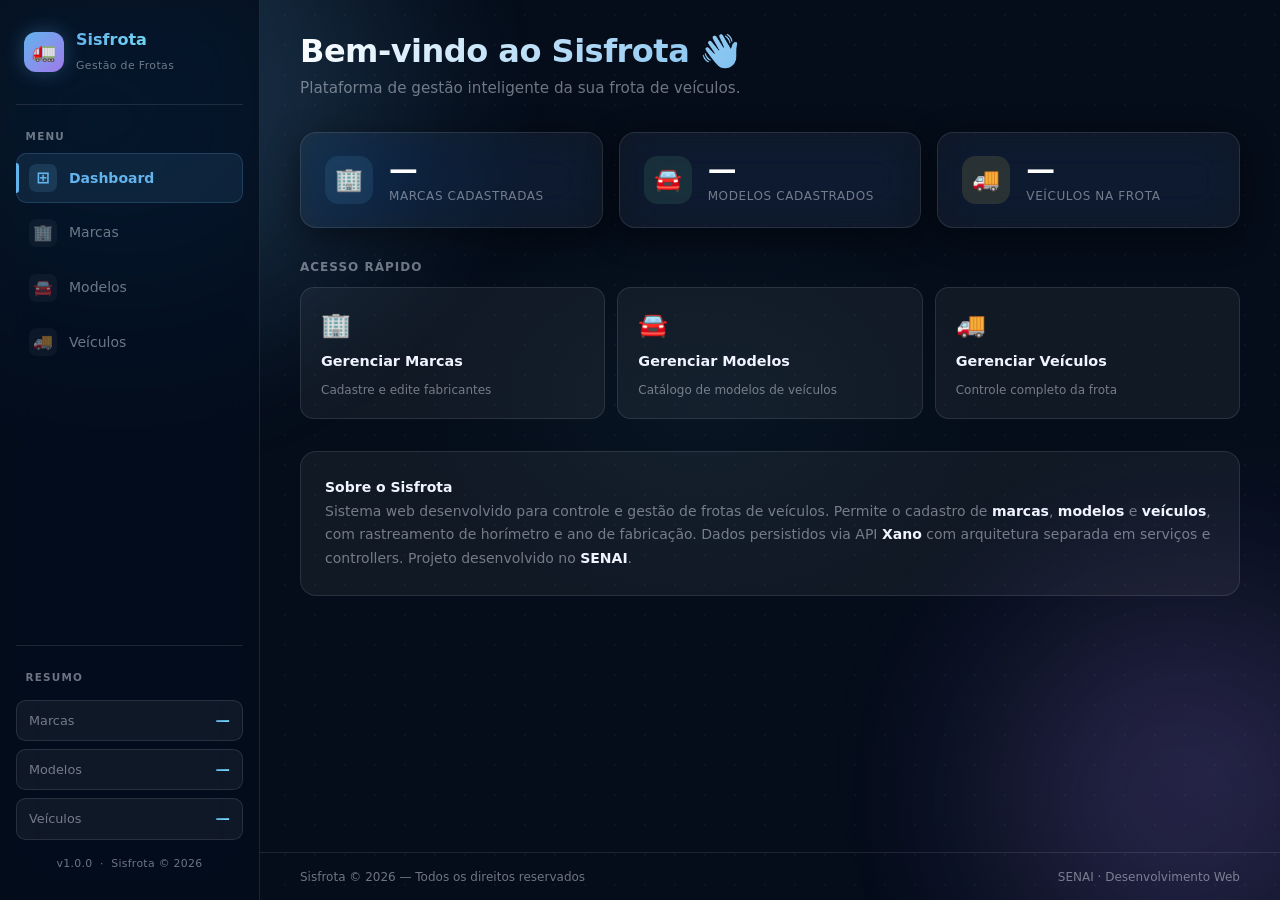
<file: index.html>
<!DOCTYPE html>
<html lang="pt-br">
<head>
    <meta charset="UTF-8">
    <meta name="viewport" content="width=device-width, initial-scale=1">
    <title>Sisfrota — Dashboard</title>
    <link href="https://cdn.jsdelivr.net/npm/bootstrap@5.3.0/dist/css/bootstrap.min.css" rel="stylesheet">
    <link rel="stylesheet" href="css/style.css">
</head>
<body>

<div class="orb orb-1"></div>
<div class="orb orb-2"></div>

<div class="app">

    <!-- ── SIDEBAR ── -->
    <aside class="sidebar">
        <a href="index.html" class="sidebar-logo">
            <div class="sidebar-logo-icon">🚛</div>
            <div class="sidebar-logo-text">
                <strong>Sisfrota</strong>
                <span>Gestão de Frotas</span>
            </div>
        </a>

        <div class="sidebar-section-label">Menu</div>
        <nav class="sidebar-nav">
            <a href="index.html" class="sidebar-link active">
                <div class="sidebar-link-icon">⊞</div> Dashboard
            </a>
            <a href="marcas.html" class="sidebar-link">
                <div class="sidebar-link-icon">🏢</div> Marcas
            </a>
            <a href="modelos.html" class="sidebar-link">
                <div class="sidebar-link-icon">🚘</div> Modelos
            </a>
            <a href="veiculos.html" class="sidebar-link">
                <div class="sidebar-link-icon">🚚</div> Veículos
            </a>
        </nav>

        <div class="sidebar-stats">
            <div class="sidebar-section-label" style="margin-bottom:.4rem">Resumo</div>
            <div class="sidebar-stat">
                <span class="sidebar-stat-label">Marcas</span>
                <span class="sidebar-stat-value" id="sMarcas">—</span>
            </div>
            <div class="sidebar-stat">
                <span class="sidebar-stat-label">Modelos</span>
                <span class="sidebar-stat-value" id="sModelos">—</span>
            </div>
            <div class="sidebar-stat">
                <span class="sidebar-stat-label">Veículos</span>
                <span class="sidebar-stat-value" id="sVeiculos">—</span>
            </div>
        </div>

        <div class="sidebar-version">v1.0.0 &nbsp;·&nbsp; Sisfrota &copy; 2026</div>
    </aside>

    <!-- ── CONTEÚDO ── -->
    <div class="content">
        <div class="content-body">

            <!-- Boas-vindas -->
            <div class="dashboard-welcome fade-up">
                <h1>Bem-vindo ao Sisfrota 👋</h1>
                <p>Plataforma de gestão inteligente da sua frota de veículos.</p>
            </div>

            <!-- KPIs -->
            <div class="kpi-grid fade-up-2">
                <div class="kpi-card">
                    <div class="kpi-icon" style="background:rgba(99,179,237,0.12)">🏢</div>
                    <div class="kpi-info">
                        <div class="val" id="kMarcas">—</div>
                        <div class="lbl">Marcas cadastradas</div>
                    </div>
                </div>
                <div class="kpi-card">
                    <div class="kpi-icon" style="background:rgba(104,211,145,0.12)">🚘</div>
                    <div class="kpi-info">
                        <div class="val" id="kModelos">—</div>
                        <div class="lbl">Modelos cadastrados</div>
                    </div>
                </div>
                <div class="kpi-card">
                    <div class="kpi-icon" style="background:rgba(246,224,94,0.12)">🚚</div>
                    <div class="kpi-info">
                        <div class="val" id="kVeiculos">—</div>
                        <div class="lbl">Veículos na frota</div>
                    </div>
                </div>
            </div>

            <!-- Ações rápidas -->
            <div class="quick-actions fade-up-3">
                <h2>Acesso rápido</h2>
                <div class="qa-grid">
                    <a href="marcas.html" class="qa-card">
                        <div class="qa-card-icon">🏢</div>
                        <strong>Gerenciar Marcas</strong>
                        <span>Cadastre e edite fabricantes</span>
                    </a>
                    <a href="modelos.html" class="qa-card">
                        <div class="qa-card-icon">🚘</div>
                        <strong>Gerenciar Modelos</strong>
                        <span>Catálogo de modelos de veículos</span>
                    </a>
                    <a href="veiculos.html" class="qa-card">
                        <div class="qa-card-icon">🚚</div>
                        <strong>Gerenciar Veículos</strong>
                        <span>Controle completo da frota</span>
                    </a>
                </div>
            </div>

            <!-- Sobre o projeto -->
            <div class="about-card fade-up-4">
                <strong>Sobre o Sisfrota</strong><br>
                Sistema web desenvolvido para controle e gestão de frotas de veículos. Permite o cadastro de
                <strong>marcas</strong>, <strong>modelos</strong> e <strong>veículos</strong>, com rastreamento de
                horímetro e ano de fabricação. Dados persistidos via API <strong>Xano</strong> com arquitetura
                separada em serviços e controllers. Projeto desenvolvido no <strong>SENAI</strong>.
            </div>

        </div>

        <footer>
            <span>Sisfrota &copy; 2026 — Todos os direitos reservados</span>
            <span>SENAI · Desenvolvimento Web</span>
        </footer>
    </div>

</div>

<script type="module">
import { marcaService }   from './js/services/marcaService.js';
import { modeloService }  from './js/services/modeloService.js';
import { veiculoService } from './js/services/veiculoService.js';

Promise.all([marcaService.listar(), modeloService.listar(), veiculoService.listar()])
    .then(([m, mo, v]) => {
        ['kMarcas','sMarcas'].forEach(id => document.getElementById(id).textContent = m.length);
        ['kModelos','sModelos'].forEach(id => document.getElementById(id).textContent = mo.length);
        ['kVeiculos','sVeiculos'].forEach(id => document.getElementById(id).textContent = v.length);
    }).catch(() => {});
</script>
</body>
</html>
</file>
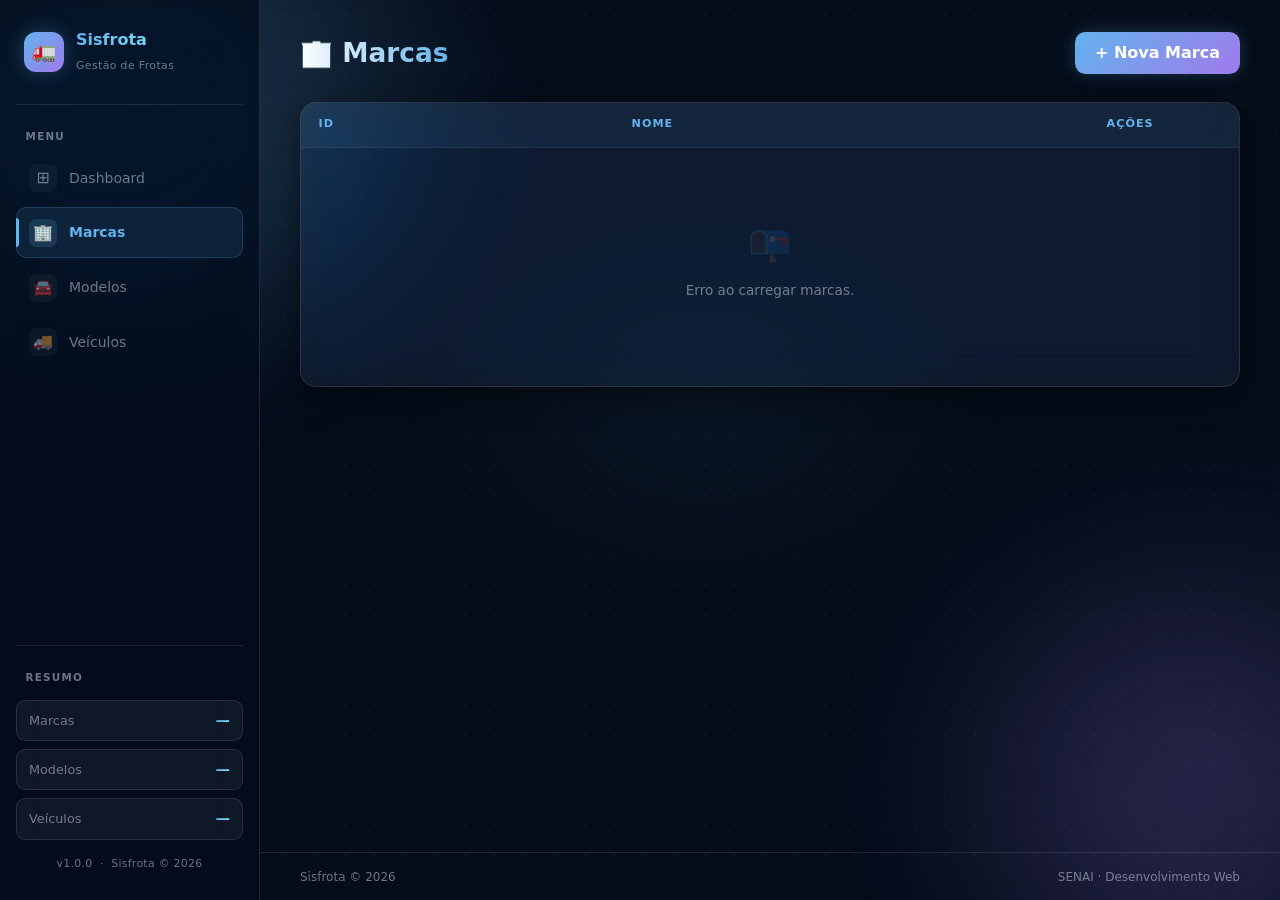
<file: marcas.html>
<!DOCTYPE html>
<html lang="pt-br">
<head>
    <meta charset="UTF-8">
    <meta name="viewport" content="width=device-width, initial-scale=1">
    <title>Sisfrota — Marcas</title>
    <link href="https://cdn.jsdelivr.net/npm/bootstrap@5.3.0/dist/css/bootstrap.min.css" rel="stylesheet">
    <link rel="stylesheet" href="css/style.css">
</head>
<body>

<div class="orb orb-1"></div>
<div class="orb orb-2"></div>

<div class="app">

    <!-- ── SIDEBAR ── -->
    <aside class="sidebar">
        <a href="index.html" class="sidebar-logo">
            <div class="sidebar-logo-icon">🚛</div>
            <div class="sidebar-logo-text">
                <strong>Sisfrota</strong>
                <span>Gestão de Frotas</span>
            </div>
        </a>

        <div class="sidebar-section-label">Menu</div>
        <nav class="sidebar-nav">
            <a href="index.html" class="sidebar-link">
                <div class="sidebar-link-icon">⊞</div> Dashboard
            </a>
            <a href="marcas.html" class="sidebar-link active">
                <div class="sidebar-link-icon">🏢</div> Marcas
            </a>
            <a href="modelos.html" class="sidebar-link">
                <div class="sidebar-link-icon">🚘</div> Modelos
            </a>
            <a href="veiculos.html" class="sidebar-link">
                <div class="sidebar-link-icon">🚚</div> Veículos
            </a>
        </nav>

        <div class="sidebar-stats">
            <div class="sidebar-section-label" style="margin-bottom:.4rem">Resumo</div>
            <div class="sidebar-stat">
                <span class="sidebar-stat-label">Marcas</span>
                <span class="sidebar-stat-value" id="sMarcas">—</span>
            </div>
            <div class="sidebar-stat">
                <span class="sidebar-stat-label">Modelos</span>
                <span class="sidebar-stat-value" id="sModelos">—</span>
            </div>
            <div class="sidebar-stat">
                <span class="sidebar-stat-label">Veículos</span>
                <span class="sidebar-stat-value" id="sVeiculos">—</span>
            </div>
        </div>

        <div class="sidebar-version">v1.0.0 &nbsp;·&nbsp; Sisfrota &copy; 2026</div>
    </aside>

    <!-- ── CONTEÚDO ── -->
    <div class="content">
        <div class="content-body">

            <div class="page-header fade-up">
                <h1>🏢 Marcas</h1>
                <button class="btn btn-glow" id="btnNovo">+ Nova Marca</button>
            </div>

            <div class="glass-table-wrap fade-up-2">
                <table class="glass-table">
                    <thead>
                        <tr>
                            <th>ID</th>
                            <th>Nome</th>
                            <th style="width:150px">Ações</th>
                        </tr>
                    </thead>
                    <tbody id="tabelaCorpo"></tbody>
                </table>
            </div>

        </div>
        <footer>
            <span>Sisfrota &copy; 2026</span>
            <span>SENAI · Desenvolvimento Web</span>
        </footer>
    </div>

</div>

<!-- Modal -->
<div class="modal fade" id="modalMarca" tabindex="-1">
    <div class="modal-dialog modal-dialog-centered">
        <form id="formMarca" class="modal-content">
            <div class="modal-header">
                <h5 class="modal-title" id="modalTitulo">Nova Marca</h5>
                <button type="button" class="btn-close" data-bs-dismiss="modal"></button>
            </div>
            <div class="modal-body p-4">
                <input type="hidden" id="idField">
                <label class="form-label">Nome da Marca</label>
                <input type="text" id="nomeField" class="form-control" placeholder="Ex: Toyota" required>
            </div>
            <div class="modal-footer gap-2 px-4 pb-4">
                <button type="button" class="btn btn-icon" data-bs-dismiss="modal" style="padding:.5rem 1rem">Cancelar</button>
                <button type="submit" class="btn btn-glow">Salvar</button>
            </div>
        </form>
    </div>
</div>

<!-- Toast -->
<div class="position-fixed bottom-0 end-0 p-3" id="toast-container">
    <div id="toast" class="toast" role="alert">
        <div class="d-flex align-items-center gap-2 p-3">
            <span id="toastIcon"></span>
            <span id="toastMsg" style="font-size:.85rem"></span>
            <button type="button" class="btn-close ms-auto" data-bs-dismiss="toast" style="filter:invert(1);opacity:.4"></button>
        </div>
    </div>
</div>

<script src="https://cdn.jsdelivr.net/npm/bootstrap@5.3.0/dist/js/bootstrap.bundle.min.js"></script>
<script type="module" src="js/controllers/marcaController.js"></script>
<script type="module">
import { marcaService }   from './js/services/marcaService.js';
import { modeloService }  from './js/services/modeloService.js';
import { veiculoService } from './js/services/veiculoService.js';
Promise.all([marcaService.listar(), modeloService.listar(), veiculoService.listar()])
    .then(([m, mo, v]) => {
        document.getElementById('sMarcas').textContent   = m.length;
        document.getElementById('sModelos').textContent  = mo.length;
        document.getElementById('sVeiculos').textContent = v.length;
    }).catch(() => {});
</script>
</body>
</html>
</file>
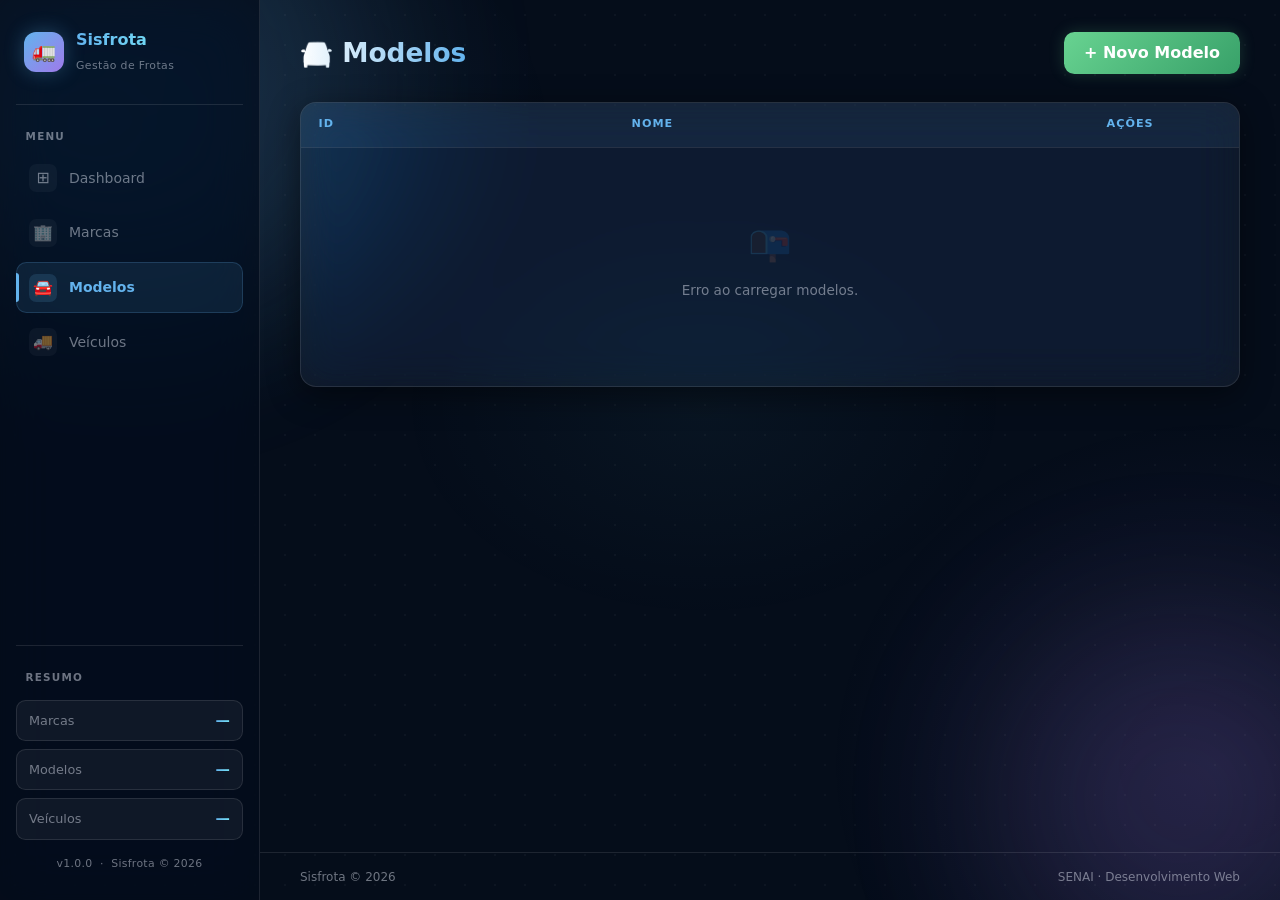
<file: modelos.html>
<!DOCTYPE html>
<html lang="pt-br">
<head>
    <meta charset="UTF-8">
    <meta name="viewport" content="width=device-width, initial-scale=1">
    <title>Sisfrota — Modelos</title>
    <link href="https://cdn.jsdelivr.net/npm/bootstrap@5.3.0/dist/css/bootstrap.min.css" rel="stylesheet">
    <link rel="stylesheet" href="css/style.css">
</head>
<body>

<div class="orb orb-1"></div>
<div class="orb orb-2"></div>

<div class="app">

    <!-- ── SIDEBAR ── -->
    <aside class="sidebar">
        <a href="index.html" class="sidebar-logo">
            <div class="sidebar-logo-icon">🚛</div>
            <div class="sidebar-logo-text">
                <strong>Sisfrota</strong>
                <span>Gestão de Frotas</span>
            </div>
        </a>

        <div class="sidebar-section-label">Menu</div>
        <nav class="sidebar-nav">
            <a href="index.html" class="sidebar-link">
                <div class="sidebar-link-icon">⊞</div> Dashboard
            </a>
            <a href="marcas.html" class="sidebar-link">
                <div class="sidebar-link-icon">🏢</div> Marcas
            </a>
            <a href="modelos.html" class="sidebar-link active">
                <div class="sidebar-link-icon">🚘</div> Modelos
            </a>
            <a href="veiculos.html" class="sidebar-link">
                <div class="sidebar-link-icon">🚚</div> Veículos
            </a>
        </nav>

        <div class="sidebar-stats">
            <div class="sidebar-section-label" style="margin-bottom:.4rem">Resumo</div>
            <div class="sidebar-stat">
                <span class="sidebar-stat-label">Marcas</span>
                <span class="sidebar-stat-value" id="sMarcas">—</span>
            </div>
            <div class="sidebar-stat">
                <span class="sidebar-stat-label">Modelos</span>
                <span class="sidebar-stat-value" id="sModelos">—</span>
            </div>
            <div class="sidebar-stat">
                <span class="sidebar-stat-label">Veículos</span>
                <span class="sidebar-stat-value" id="sVeiculos">—</span>
            </div>
        </div>

        <div class="sidebar-version">v1.0.0 &nbsp;·&nbsp; Sisfrota &copy; 2026</div>
    </aside>

    <!-- ── CONTEÚDO ── -->
    <div class="content">
        <div class="content-body">

            <div class="page-header fade-up">
                <h1>🚘 Modelos</h1>
                <button class="btn btn-glow btn-glow-green" id="btnNovo">+ Novo Modelo</button>
            </div>

            <div class="glass-table-wrap fade-up-2">
                <table class="glass-table">
                    <thead>
                        <tr>
                            <th>ID</th>
                            <th>Nome</th>
                            <th style="width:150px">Ações</th>
                        </tr>
                    </thead>
                    <tbody id="tabelaCorpo"></tbody>
                </table>
            </div>

        </div>
        <footer>
            <span>Sisfrota &copy; 2026</span>
            <span>SENAI · Desenvolvimento Web</span>
        </footer>
    </div>

</div>

<!-- Modal -->
<div class="modal fade" id="modalModelo" tabindex="-1">
    <div class="modal-dialog modal-dialog-centered">
        <form id="formModelo" class="modal-content">
            <div class="modal-header">
                <h5 class="modal-title" id="modalTitulo">Novo Modelo</h5>
                <button type="button" class="btn-close" data-bs-dismiss="modal"></button>
            </div>
            <div class="modal-body p-4">
                <input type="hidden" id="idField">
                <label class="form-label">Nome do Modelo</label>
                <input type="text" id="nomeField" class="form-control" placeholder="Ex: Corolla" required>
            </div>
            <div class="modal-footer gap-2 px-4 pb-4">
                <button type="button" class="btn btn-icon" data-bs-dismiss="modal" style="padding:.5rem 1rem">Cancelar</button>
                <button type="submit" class="btn btn-glow btn-glow-green">Salvar</button>
            </div>
        </form>
    </div>
</div>

<!-- Toast -->
<div class="position-fixed bottom-0 end-0 p-3" id="toast-container">
    <div id="toast" class="toast" role="alert">
        <div class="d-flex align-items-center gap-2 p-3">
            <span id="toastIcon"></span>
            <span id="toastMsg" style="font-size:.85rem"></span>
            <button type="button" class="btn-close ms-auto" data-bs-dismiss="toast" style="filter:invert(1);opacity:.4"></button>
        </div>
    </div>
</div>

<script src="https://cdn.jsdelivr.net/npm/bootstrap@5.3.0/dist/js/bootstrap.bundle.min.js"></script>
<script type="module" src="js/controllers/modeloController.js"></script>
<script type="module">
import { marcaService }   from './js/services/marcaService.js';
import { modeloService }  from './js/services/modeloService.js';
import { veiculoService } from './js/services/veiculoService.js';
Promise.all([marcaService.listar(), modeloService.listar(), veiculoService.listar()])
    .then(([m, mo, v]) => {
        document.getElementById('sMarcas').textContent   = m.length;
        document.getElementById('sModelos').textContent  = mo.length;
        document.getElementById('sVeiculos').textContent = v.length;
    }).catch(() => {});
</script>
</body>
</html>
</file>
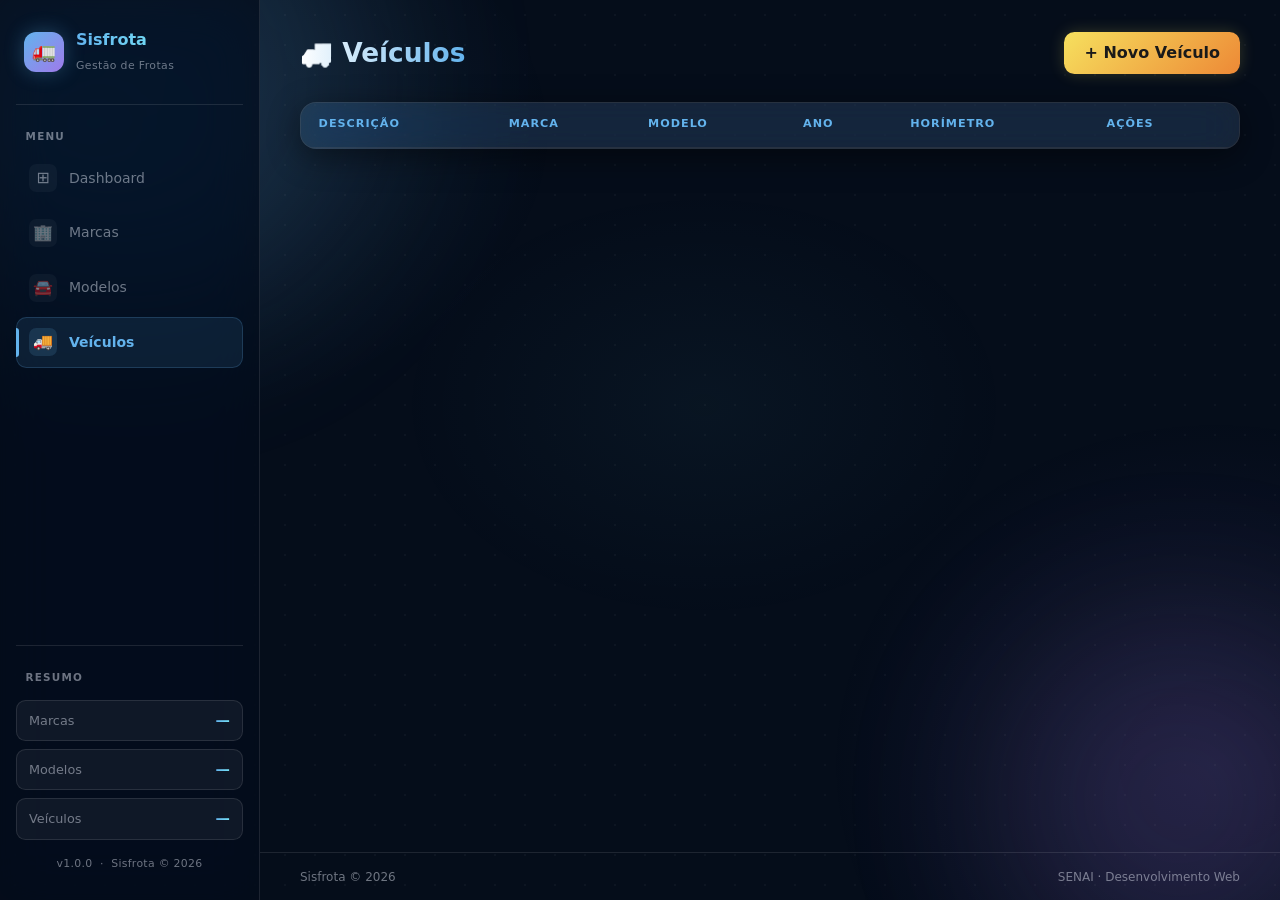
<file: veiculos.html>
<!DOCTYPE html>
<html lang="pt-br">
<head>
    <meta charset="UTF-8">
    <meta name="viewport" content="width=device-width, initial-scale=1">
    <title>Sisfrota — Veículos</title>
    <link href="https://cdn.jsdelivr.net/npm/bootstrap@5.3.0/dist/css/bootstrap.min.css" rel="stylesheet">
    <link rel="stylesheet" href="css/style.css">
</head>
<body>

<div class="orb orb-1"></div>
<div class="orb orb-2"></div>

<div class="app">

    <!-- ── SIDEBAR ── -->
    <aside class="sidebar">
        <a href="index.html" class="sidebar-logo">
            <div class="sidebar-logo-icon">🚛</div>
            <div class="sidebar-logo-text">
                <strong>Sisfrota</strong>
                <span>Gestão de Frotas</span>
            </div>
        </a>

        <div class="sidebar-section-label">Menu</div>
        <nav class="sidebar-nav">
            <a href="index.html" class="sidebar-link">
                <div class="sidebar-link-icon">⊞</div> Dashboard
            </a>
            <a href="marcas.html" class="sidebar-link">
                <div class="sidebar-link-icon">🏢</div> Marcas
            </a>
            <a href="modelos.html" class="sidebar-link">
                <div class="sidebar-link-icon">🚘</div> Modelos
            </a>
            <a href="veiculos.html" class="sidebar-link active">
                <div class="sidebar-link-icon">🚚</div> Veículos
            </a>
        </nav>

        <div class="sidebar-stats">
            <div class="sidebar-section-label" style="margin-bottom:.4rem">Resumo</div>
            <div class="sidebar-stat">
                <span class="sidebar-stat-label">Marcas</span>
                <span class="sidebar-stat-value" id="sMarcas">—</span>
            </div>
            <div class="sidebar-stat">
                <span class="sidebar-stat-label">Modelos</span>
                <span class="sidebar-stat-value" id="sModelos">—</span>
            </div>
            <div class="sidebar-stat">
                <span class="sidebar-stat-label">Veículos</span>
                <span class="sidebar-stat-value" id="sVeiculos">—</span>
            </div>
        </div>

        <div class="sidebar-version">v1.0.0 &nbsp;·&nbsp; Sisfrota &copy; 2026</div>
    </aside>

    <!-- ── CONTEÚDO ── -->
    <div class="content">
        <div class="content-body">

            <div class="page-header fade-up">
                <h1>🚚 Veículos</h1>
                <button class="btn btn-glow btn-glow-yellow" id="btnNovo">+ Novo Veículo</button>
            </div>

            <div class="glass-table-wrap fade-up-2">
                <table class="glass-table">
                    <thead>
                        <tr>
                            <th>Descrição</th>
                            <th>Marca</th>
                            <th>Modelo</th>
                            <th>Ano</th>
                            <th>Horímetro</th>
                            <th style="width:150px">Ações</th>
                        </tr>
                    </thead>
                    <tbody id="tabela"></tbody>
                </table>
            </div>

        </div>
        <footer>
            <span>Sisfrota &copy; 2026</span>
            <span>SENAI · Desenvolvimento Web</span>
        </footer>
    </div>

</div>

<!-- Modal -->
<div class="modal fade" id="modalVeiculo" tabindex="-1">
    <div class="modal-dialog modal-dialog-centered">
        <form id="formVeiculo" class="modal-content">
            <div class="modal-header">
                <h5 class="modal-title" id="modalTitulo">Novo Veículo</h5>
                <button type="button" class="btn-close" data-bs-dismiss="modal"></button>
            </div>
            <div class="modal-body p-4">
                <input type="hidden" id="idV">
                <div class="mb-3">
                    <label class="form-label">Descrição</label>
                    <input type="text" id="descV" class="form-control" placeholder="Ex: Caminhão 01" required>
                </div>
                <div class="row g-3 mb-3">
                    <div class="col-6">
                        <label class="form-label">Marca</label>
                        <select id="selMarca" class="form-select" required></select>
                    </div>
                    <div class="col-6">
                        <label class="form-label">Modelo</label>
                        <select id="selModelo" class="form-select" required></select>
                    </div>
                </div>
                <div class="row g-3">
                    <div class="col-6">
                        <label class="form-label">Ano</label>
                        <input type="number" id="anoV" class="form-control" placeholder="2024" min="1900" max="2100" required>
                    </div>
                    <div class="col-6">
                        <label class="form-label">Horímetro</label>
                        <input type="number" id="horiV" class="form-control" placeholder="0" min="0" required>
                    </div>
                </div>
            </div>
            <div class="modal-footer gap-2 px-4 pb-4">
                <button type="button" class="btn btn-icon" data-bs-dismiss="modal" style="padding:.5rem 1rem">Cancelar</button>
                <button type="submit" class="btn btn-glow btn-glow-yellow">Salvar</button>
            </div>
        </form>
    </div>
</div>

<!-- Toast -->
<div class="position-fixed bottom-0 end-0 p-3" id="toast-container">
    <div id="toast" class="toast" role="alert">
        <div class="d-flex align-items-center gap-2 p-3">
            <span id="toastIcon"></span>
            <span id="toastMsg" style="font-size:.85rem"></span>
            <button type="button" class="btn-close ms-auto" data-bs-dismiss="toast" style="filter:invert(1);opacity:.4"></button>
        </div>
    </div>
</div>

<script src="https://cdn.jsdelivr.net/npm/bootstrap@5.3.0/dist/js/bootstrap.bundle.min.js"></script>
<script type="module" src="js/controllers/veiculoController.js"></script>
<script type="module">
import { marcaService }   from './js/services/marcaService.js';
import { modeloService }  from './js/services/modeloService.js';
import { veiculoService } from './js/services/veiculoService.js';
Promise.all([marcaService.listar(), modeloService.listar(), veiculoService.listar()])
    .then(([m, mo, v]) => {
        document.getElementById('sMarcas').textContent   = m.length;
        document.getElementById('sModelos').textContent  = mo.length;
        document.getElementById('sVeiculos').textContent = v.length;
    }).catch(() => {});
</script>
</body>
</html>
</file>
<file: css/style.css>
/* ── RESET & BASE ───────────────────────────────────────────── */
*, *::before, *::after { box-sizing: border-box; margin: 0; padding: 0; }

:root {
    --sidebar-w:     260px;
    --glass-bg:      rgba(255,255,255,0.05);
    --glass-border:  rgba(255,255,255,0.10);
    --glass-shadow:  0 8px 32px rgba(0,0,0,0.45);
    --accent-blue:   #63b3ed;
    --accent-purple: #9f7aea;
    --accent-cyan:   #76e4f7;
    --accent-green:  #68d391;
    --accent-yellow: #f6e05e;
    --text-primary:  #f0f4ff;
    --text-muted:    rgba(240,244,255,0.45);
    --font: 'Segoe UI', system-ui, -apple-system, sans-serif;
}

body {
    font-family: var(--font);
    background: #050d1a;
    color: var(--text-primary);
    min-height: 100vh;
    overflow-x: hidden;
}

/* ── FUNDO ──────────────────────────────────────────────────── */
body::before {
    content: '';
    position: fixed; inset: 0;
    background:
        radial-gradient(ellipse 70% 60% at 5%  15%,  rgba(99,179,237,0.10) 0%, transparent 55%),
        radial-gradient(ellipse 55% 70% at 95% 85%,  rgba(159,122,234,0.10) 0%, transparent 55%),
        radial-gradient(ellipse 40% 40% at 55% 45%,  rgba(118,228,247,0.04) 0%, transparent 60%);
    pointer-events: none; z-index: 0;
}
body::after {
    content: '';
    position: fixed; inset: 0;
    background-image: radial-gradient(rgba(255,255,255,0.035) 1px, transparent 1px);
    background-size: 30px 30px;
    pointer-events: none; z-index: 0;
}

/* ── ORBS ───────────────────────────────────────────────────── */
.orb {
    position: fixed; border-radius: 50%; filter: blur(90px);
    opacity: 0.14; pointer-events: none; z-index: 0;
    animation: orb-float 14s ease-in-out infinite alternate;
}
.orb-1 { width: 480px; height: 480px; background: var(--accent-blue);   top: -160px; left: -100px; animation-duration: 16s; }
.orb-2 { width: 360px; height: 360px; background: var(--accent-purple); bottom: -80px; right: -80px; animation-duration: 20s; animation-delay: -6s; }

@keyframes orb-float {
    from { transform: translate(0,0) scale(1); }
    to   { transform: translate(24px, 32px) scale(1.07); }
}

/* ── APP SHELL ──────────────────────────────────────────────── */
.app {
    display: flex;
    min-height: 100vh;
    position: relative;
    z-index: 1;
}

/* ── SIDEBAR ────────────────────────────────────────────────── */
.sidebar {
    width: var(--sidebar-w);
    flex-shrink: 0;
    display: flex;
    flex-direction: column;
    background: rgba(5,13,26,0.75);
    backdrop-filter: blur(24px) saturate(180%);
    -webkit-backdrop-filter: blur(24px) saturate(180%);
    border-right: 1px solid var(--glass-border);
    position: fixed;
    top: 0; left: 0; bottom: 0;
    z-index: 100;
    padding: 1.75rem 1rem;
    gap: 0;
    overflow-y: auto;
}

/* Logo */
.sidebar-logo {
    display: flex; align-items: center; gap: .75rem;
    padding: 0 .5rem 1.75rem;
    border-bottom: 1px solid var(--glass-border);
    margin-bottom: 1.5rem;
    text-decoration: none;
}
.sidebar-logo-icon {
    width: 40px; height: 40px; border-radius: .75rem;
    background: linear-gradient(135deg, var(--accent-blue), var(--accent-purple));
    display: flex; align-items: center; justify-content: center;
    font-size: 1.2rem;
    box-shadow: 0 0 20px rgba(99,179,237,0.3);
    flex-shrink: 0;
}
.sidebar-logo-text strong {
    display: block; font-size: 1rem; font-weight: 700;
    background: linear-gradient(90deg, var(--accent-blue), var(--accent-cyan));
    -webkit-background-clip: text; -webkit-text-fill-color: transparent; background-clip: text;
}
.sidebar-logo-text span { font-size: .68rem; color: var(--text-muted); letter-spacing: .4px; }

/* Seção nav */
.sidebar-section-label {
    font-size: .65rem; font-weight: 600; letter-spacing: 1.2px;
    text-transform: uppercase; color: var(--text-muted);
    padding: 0 .6rem; margin-bottom: .5rem;
}

/* Nav links */
.sidebar-nav { display: flex; flex-direction: column; gap: .25rem; margin-bottom: 1.75rem; }

.sidebar-link {
    display: flex; align-items: center; gap: .75rem;
    padding: .65rem .75rem;
    border-radius: .65rem;
    text-decoration: none;
    color: var(--text-muted);
    font-size: .875rem;
    font-weight: 500;
    transition: background .15s, color .15s, border-color .15s;
    border: 1px solid transparent;
    position: relative;
}
.sidebar-link:hover {
    background: var(--glass-bg);
    color: var(--text-primary);
    border-color: var(--glass-border);
}
.sidebar-link.active {
    background: rgba(99,179,237,0.1);
    color: var(--accent-blue);
    border-color: rgba(99,179,237,0.2);
    font-weight: 600;
}
.sidebar-link.active::before {
    content: '';
    position: absolute; left: 0; top: 20%; bottom: 20%;
    width: 3px; border-radius: 0 3px 3px 0;
    background: var(--accent-blue);
    left: -1px;
}
.sidebar-link-icon {
    width: 28px; height: 28px; border-radius: .45rem;
    display: flex; align-items: center; justify-content: center;
    font-size: 1rem; flex-shrink: 0;
    background: rgba(255,255,255,0.04);
}
.sidebar-link.active .sidebar-link-icon { background: rgba(99,179,237,0.15); }

/* Stats na sidebar */
.sidebar-stats {
    margin-top: auto;
    padding-top: 1.5rem;
    border-top: 1px solid var(--glass-border);
    display: flex; flex-direction: column; gap: .5rem;
}
.sidebar-stat {
    display: flex; align-items: center; justify-content: space-between;
    padding: .55rem .75rem;
    background: var(--glass-bg);
    border: 1px solid var(--glass-border);
    border-radius: .6rem;
    font-size: .8rem;
}
.sidebar-stat-label { color: var(--text-muted); }
.sidebar-stat-value {
    font-weight: 700; font-size: .9rem;
    background: linear-gradient(90deg, var(--accent-blue), var(--accent-cyan));
    -webkit-background-clip: text; -webkit-text-fill-color: transparent; background-clip: text;
}

/* Version tag */
.sidebar-version {
    margin-top: 1rem;
    font-size: .68rem; color: var(--text-muted);
    text-align: center; letter-spacing: .3px;
}

/* ── CONTEÚDO PRINCIPAL ─────────────────────────────────────── */
.content {
    margin-left: var(--sidebar-w);
    flex: 1;
    display: flex;
    flex-direction: column;
    min-height: 100vh;
}

.content-body {
    flex: 1;
    padding: 2rem 2.5rem;
}

/* ── PAGE HEADER ────────────────────────────────────────────── */
.page-header {
    display: flex; align-items: center; justify-content: space-between;
    margin-bottom: 1.75rem; gap: 1rem;
}
.page-header h1 {
    font-size: 1.65rem; font-weight: 700; margin: 0;
    background: linear-gradient(90deg, #fff 0%, var(--accent-blue) 100%);
    -webkit-background-clip: text; -webkit-text-fill-color: transparent; background-clip: text;
}

/* ── DASHBOARD (index) ──────────────────────────────────────── */
.dashboard-welcome {
    margin-bottom: 2rem;
}
.dashboard-welcome h1 {
    font-size: 2rem; font-weight: 800; margin-bottom: .4rem;
    background: linear-gradient(135deg, #fff 0%, var(--accent-blue) 60%, var(--accent-cyan) 100%);
    -webkit-background-clip: text; -webkit-text-fill-color: transparent; background-clip: text;
    letter-spacing: -.5px;
}
.dashboard-welcome p { color: var(--text-muted); font-size: .95rem; }

.kpi-grid {
    display: grid;
    grid-template-columns: repeat(3, 1fr);
    gap: 1rem;
    margin-bottom: 2rem;
}
.kpi-card {
    background: var(--glass-bg);
    backdrop-filter: blur(20px) saturate(180%);
    -webkit-backdrop-filter: blur(20px) saturate(180%);
    border: 1px solid var(--glass-border);
    border-radius: 1rem;
    padding: 1.4rem 1.5rem;
    box-shadow: var(--glass-shadow);
    display: flex; align-items: center; gap: 1rem;
    transition: border-color .2s, transform .15s;
}
.kpi-card:hover { border-color: rgba(99,179,237,0.3); transform: translateY(-2px); }
.kpi-icon {
    width: 48px; height: 48px; border-radius: .85rem;
    display: flex; align-items: center; justify-content: center; font-size: 1.4rem; flex-shrink: 0;
}
.kpi-info .val { font-size: 1.8rem; font-weight: 800; line-height: 1; color: #fff; }
.kpi-info .lbl { font-size: .75rem; color: var(--text-muted); text-transform: uppercase; letter-spacing: .6px; margin-top: .2rem; }

.quick-actions { margin-bottom: 2rem; }
.quick-actions h2 { font-size: .75rem; font-weight: 600; letter-spacing: 1px; text-transform: uppercase; color: var(--text-muted); margin-bottom: .75rem; }
.qa-grid { display: grid; grid-template-columns: repeat(3, 1fr); gap: .75rem; }

.qa-card {
    display: flex; flex-direction: column; gap: .5rem;
    background: var(--glass-bg);
    border: 1px solid var(--glass-border);
    border-radius: .85rem;
    padding: 1.2rem 1.25rem;
    text-decoration: none;
    color: var(--text-primary);
    transition: background .2s, border-color .2s, transform .15s;
}
.qa-card:hover {
    background: rgba(255,255,255,0.08);
    border-color: var(--accent-blue);
    transform: translateY(-2px);
    color: #fff;
}
.qa-card-icon { font-size: 1.5rem; }
.qa-card strong { font-size: .9rem; font-weight: 600; }
.qa-card span { font-size: .75rem; color: var(--text-muted); }

.about-card {
    background: var(--glass-bg);
    border: 1px solid var(--glass-border);
    border-radius: 1rem;
    padding: 1.5rem;
    font-size: .875rem; color: var(--text-muted); line-height: 1.7;
}
.about-card strong { color: var(--text-primary); }

/* ── TABELA ─────────────────────────────────────────────────── */
.glass-table-wrap {
    background: var(--glass-bg);
    backdrop-filter: blur(20px) saturate(180%);
    -webkit-backdrop-filter: blur(20px) saturate(180%);
    border: 1px solid var(--glass-border);
    border-radius: 1rem;
    overflow: hidden;
    box-shadow: var(--glass-shadow);
}
.glass-table { width: 100%; border-collapse: collapse; color: var(--text-primary); }
.glass-table thead tr {
    background: rgba(99,179,237,0.08);
    border-bottom: 1px solid var(--glass-border);
}
.glass-table thead th {
    padding: .85rem 1.1rem; font-size: .7rem; font-weight: 600;
    letter-spacing: 1px; text-transform: uppercase; color: var(--accent-blue);
}
.glass-table tbody tr {
    border-bottom: 1px solid rgba(255,255,255,0.04);
    transition: background .12s;
}
.glass-table tbody tr:last-child { border-bottom: none; }
.glass-table tbody tr:hover { background: rgba(255,255,255,0.035); }
.glass-table tbody td { padding: .85rem 1.1rem; font-size: .875rem; vertical-align: middle; }

.badge-id {
    background: rgba(99,179,237,0.12); color: var(--accent-blue);
    border: 1px solid rgba(99,179,237,0.25);
    border-radius: .4rem; padding: .15rem .5rem;
    font-size: .72rem; font-weight: 600;
}

/* ── BOTÕES ─────────────────────────────────────────────────── */
.btn-glow {
    background: linear-gradient(135deg, var(--accent-blue), var(--accent-purple));
    border: none; color: #fff; font-weight: 600;
    border-radius: .65rem; padding: .55rem 1.25rem;
    transition: transform .15s, box-shadow .2s, opacity .15s;
    box-shadow: 0 0 16px rgba(99,179,237,0.25); cursor: pointer;
}
.btn-glow:hover { transform: translateY(-2px); box-shadow: 0 0 28px rgba(99,179,237,0.45); color: #fff; opacity: .92; }
.btn-glow:active { transform: translateY(0); }

.btn-glow-green {
    background: linear-gradient(135deg, #68d391, #38a169);
    box-shadow: 0 0 16px rgba(104,211,145,0.2);
}
.btn-glow-green:hover { box-shadow: 0 0 28px rgba(104,211,145,0.4); }

.btn-glow-yellow {
    background: linear-gradient(135deg, #f6e05e, #ed8936);
    color: #1a1a1a !important;
    box-shadow: 0 0 16px rgba(246,224,94,0.2);
}
.btn-glow-yellow:hover { box-shadow: 0 0 28px rgba(246,224,94,0.4); }

.btn-icon {
    background: transparent; border: 1px solid var(--glass-border);
    color: var(--text-muted); border-radius: .5rem;
    padding: .3rem .65rem; font-size: .78rem;
    transition: all .15s; cursor: pointer;
}
.btn-icon:hover { border-color: var(--accent-blue); color: var(--accent-blue); background: rgba(99,179,237,0.08); }
.btn-icon.danger:hover { border-color: #fc8181; color: #fc8181; background: rgba(252,129,129,0.08); }

/* ── MODAL ──────────────────────────────────────────────────── */
.modal-content {
    background: rgba(6,15,30,0.92) !important;
    backdrop-filter: blur(32px) saturate(200%);
    -webkit-backdrop-filter: blur(32px) saturate(200%);
    border: 1px solid var(--glass-border) !important;
    border-radius: 1.2rem !important;
    color: var(--text-primary);
    box-shadow: 0 24px 64px rgba(0,0,0,0.7) !important;
}
.modal-header { border-bottom: 1px solid var(--glass-border) !important; padding: 1.25rem 1.5rem; }
.modal-title {
    font-weight: 700; font-size: 1.05rem;
    background: linear-gradient(90deg, #fff, var(--accent-blue));
    -webkit-background-clip: text; -webkit-text-fill-color: transparent; background-clip: text;
}
.modal-footer { border-top: 1px solid var(--glass-border) !important; background: transparent !important; }
.btn-close { filter: invert(1) !important; opacity: .45; }
.btn-close:hover { opacity: 1; }

/* ── FORM ───────────────────────────────────────────────────── */
.form-label { font-size: .72rem; font-weight: 600; color: var(--text-muted); letter-spacing: .8px; margin-bottom: .3rem; text-transform: uppercase; }
.form-control, .form-select {
    background: rgba(255,255,255,0.05) !important;
    border: 1px solid var(--glass-border) !important;
    border-radius: .65rem !important;
    color: var(--text-primary) !important;
    transition: border-color .2s, box-shadow .2s;
}
.form-control::placeholder { color: rgba(255,255,255,0.22) !important; }
.form-control:focus, .form-select:focus {
    background: rgba(255,255,255,0.07) !important;
    border-color: var(--accent-blue) !important;
    box-shadow: 0 0 0 3px rgba(99,179,237,0.12) !important;
    outline: none;
}
.form-select option { background: #0b1829; color: var(--text-primary); }

/* ── TOAST ──────────────────────────────────────────────────── */
#toast-container { z-index: 9999; }
#toast {
    background: rgba(6,15,30,0.95) !important;
    backdrop-filter: blur(16px);
    border: 1px solid var(--glass-border) !important;
    border-radius: .8rem !important;
    color: var(--text-primary) !important;
    min-width: 220px;
}
#toast.success { border-color: rgba(104,211,145,0.35) !important; }
#toast.danger  { border-color: rgba(252,129,129,0.35) !important; }

/* ── FOOTER ─────────────────────────────────────────────────── */
footer {
    border-top: 1px solid var(--glass-border);
    background: transparent;
    padding: .9rem 2.5rem;
    font-size: .75rem; color: var(--text-muted);
    display: flex; align-items: center; justify-content: space-between;
}

/* ── EMPTY STATE ────────────────────────────────────────────── */
.empty-state { padding: 3.5rem 1rem; text-align: center; color: var(--text-muted); }
.empty-state .icon { font-size: 2.2rem; margin-bottom: .6rem; opacity: .35; }
.empty-state p { font-size: .85rem; }

/* ── SCROLLBAR ──────────────────────────────────────────────── */
::-webkit-scrollbar { width: 5px; }
::-webkit-scrollbar-track { background: transparent; }
::-webkit-scrollbar-thumb { background: rgba(255,255,255,0.1); border-radius: 3px; }
::-webkit-scrollbar-thumb:hover { background: rgba(255,255,255,0.2); }

/* ── ANIMAÇÕES ──────────────────────────────────────────────── */
@keyframes fade-up {
    from { opacity: 0; transform: translateY(14px); }
    to   { opacity: 1; transform: translateY(0); }
}
.fade-up   { animation: fade-up .35s ease forwards; }
.fade-up-2 { animation: fade-up .35s .08s ease both; }
.fade-up-3 { animation: fade-up .35s .16s ease both; }
.fade-up-4 { animation: fade-up .35s .24s ease both; }

/* ── MOBILE ─────────────────────────────────────────────────── */
@media (max-width: 768px) {
    .sidebar {
        width: 100%; height: auto; position: relative;
        flex-direction: row; flex-wrap: wrap;
        border-right: none; border-bottom: 1px solid var(--glass-border);
        padding: .75rem 1rem;
    }
    .sidebar-stats, .sidebar-version, .sidebar-section-label { display: none; }
    .sidebar-nav { flex-direction: row; margin-bottom: 0; gap: .25rem; }
    .content { margin-left: 0; }
    .content-body { padding: 1.25rem; }
    .kpi-grid, .qa-grid { grid-template-columns: 1fr; }
}
</file>
